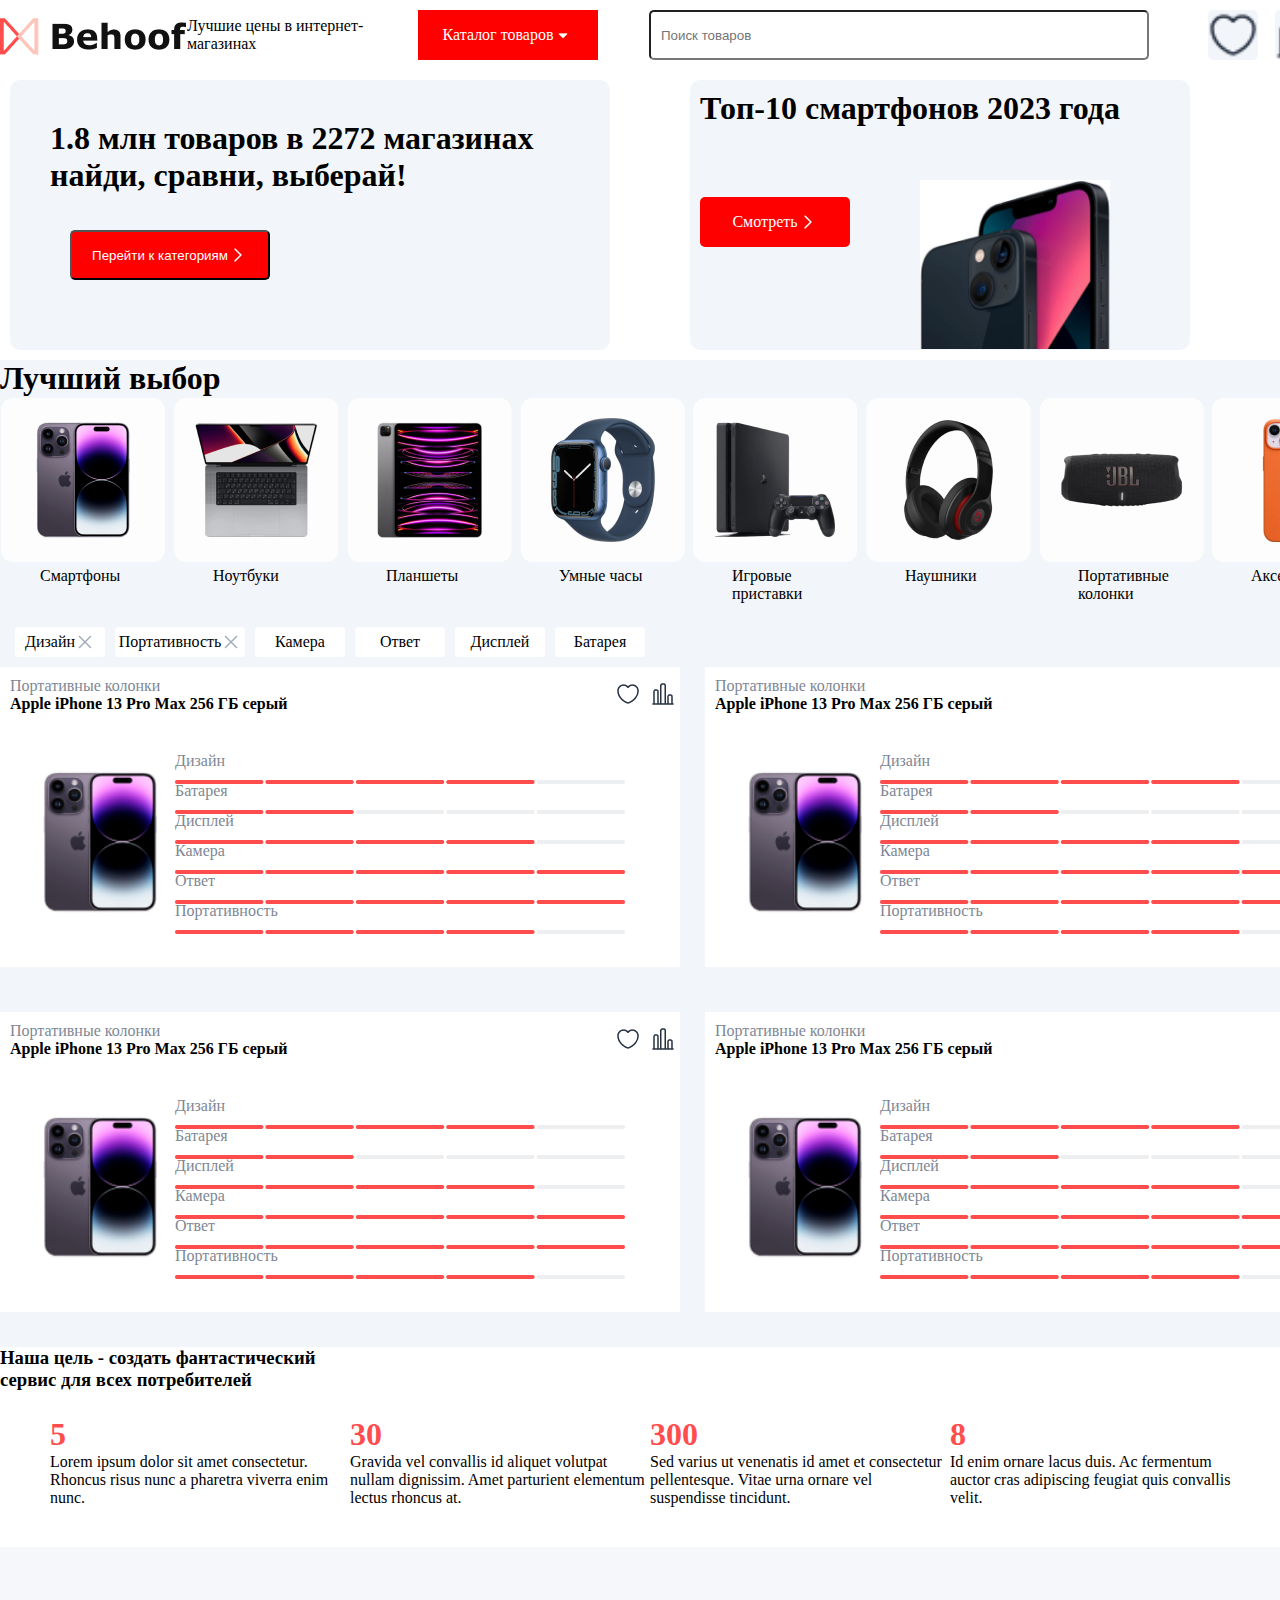
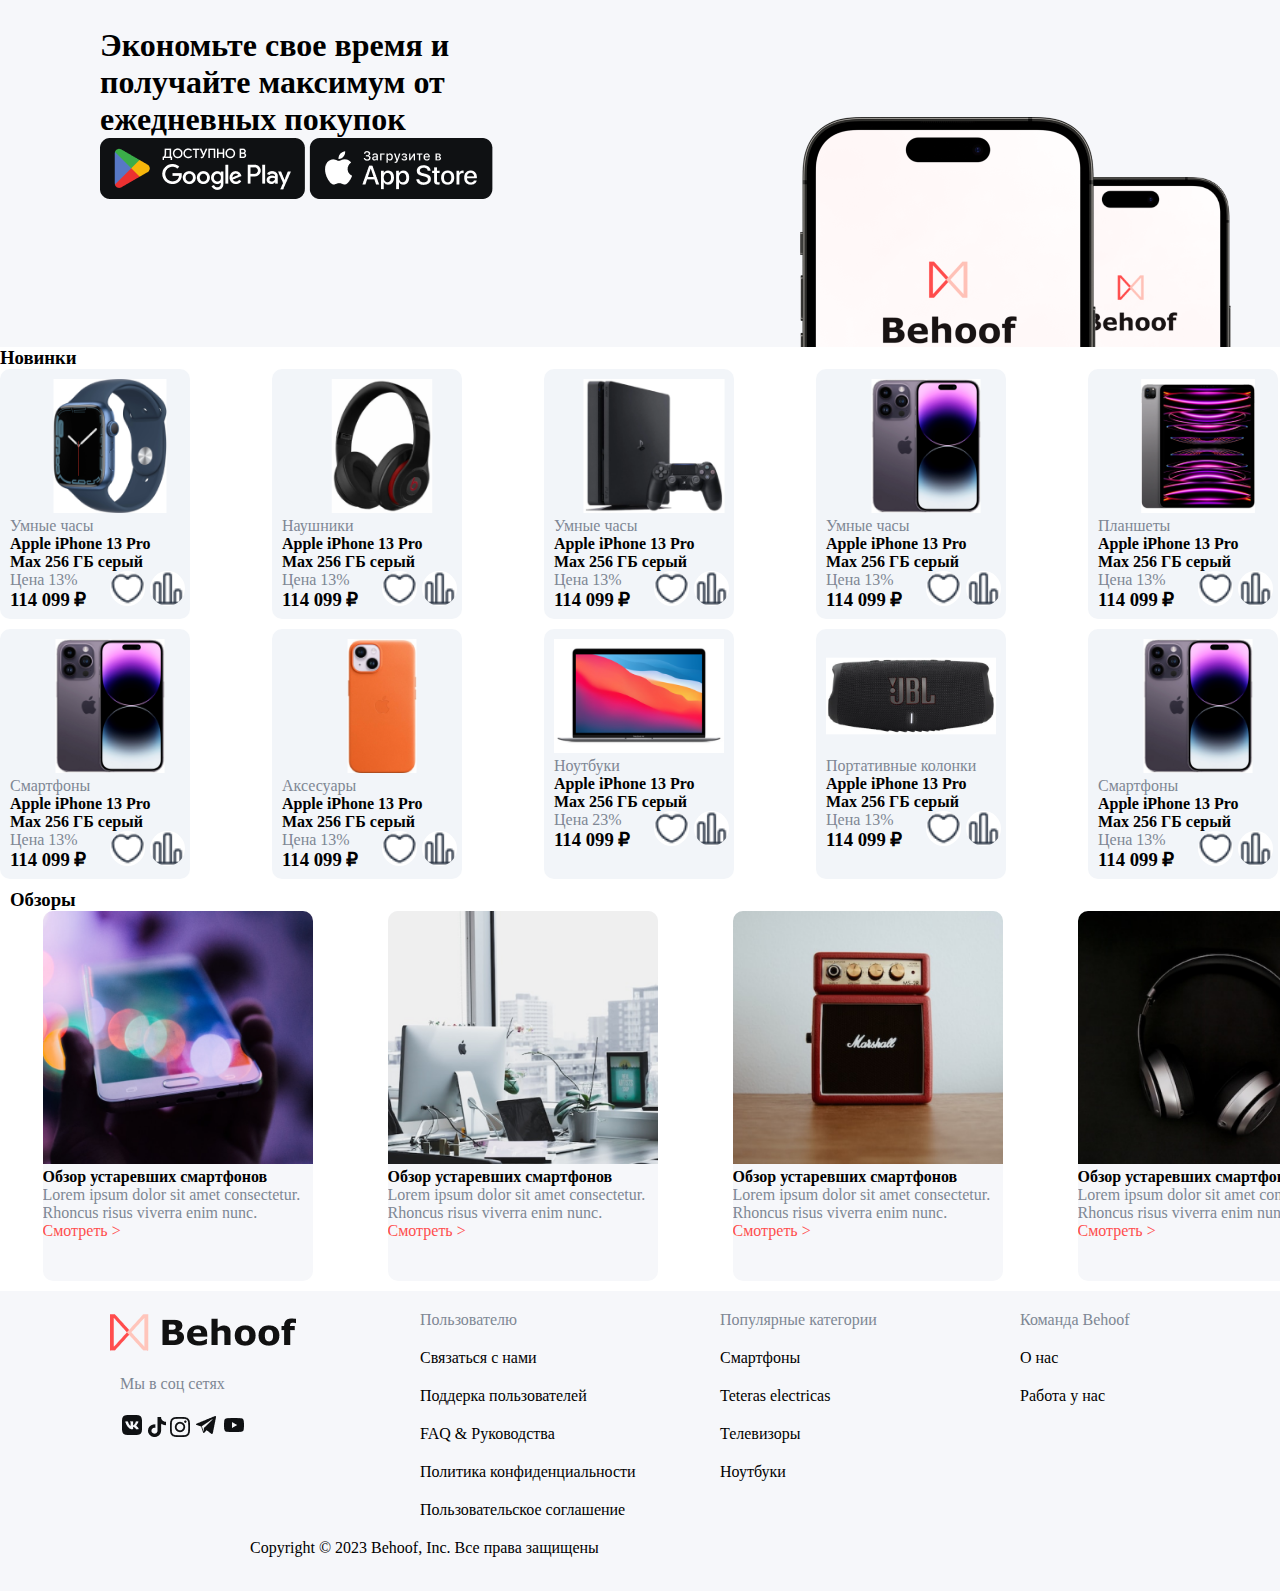
<file: index.html>
<!DOCTYPE html>
<html lang="en">

<head>
    <meta charset="UTF-8">
    <meta name="viewport" content="width=device-width, initial-scale=1.0">
    <link rel="stylesheet" href="./main.css">
    <title>Behoof</title>
</head>

<body>
    <input style="display: none;" type="checkbox"  id="wel">
    <input style="display: none;" type="checkbox" id="boll">
    <header>
        <div class="wall">
            <div class="logo">
                <img class="log" src="./logo.png" alt="">
                <p>Лучшие цены
                    в интернет-магазинах </p>
                    
                <label  for="wel">Каталог товаров <img src="./Arrow - Down 3.png" alt=""> </label>
                
                <input placeholder="Поиск товаров" type="search" >
                <div class="icon_one">
                    <img class="icon" src="./heart.png" alt="">
                    <img class="icon" src="./chart.png" alt="">
                    <img class="icon" src="./frame.png" alt="">
                </div>
    
            </div>
    
            <div class="block">
                <div class="boxs">
    
                    <div class="box_one">
                        <h1>Каталог товаров </h1>
                        <div class="box_on">
                            <p>Смартфоны<img src="./Arrow - Right.png" alt=""></p>
                            <p>Ноутбуки<img src="./Arrow - Right.png" alt=""></p>
                            <p>Паншеты<img src="./Arrow - Right.png" alt=""></p>
                            <p>Умные часы<img src="./Arrow - Right.png" alt=""></p>
                            <p>Игровые пристаки<img src="./Arrow - Right.png" alt=""></p>
                            <p>Наушники<img src="./Arrow - Right.png" alt=""></p>
                            <p>Портативные колонки<img src="./Arrow - Right.png" alt=""></p>
                            <p>Мониторы<img src="./Arrow - Right.png" alt=""></p>
                            <p>Принтеры и сканеры<img src="./Arrow - Right.png" alt=""></p>
                            <p>Планшеты и электронные книги<img src="./Arrow - Right.png" alt=""></p>
                            <p>Корпуса и блоки питания<img src="./Arrow - Right.png" alt=""></p>
                            <p>Аксесуары<img src="./Arrow - Right.png" alt=""></p>
                        </div>
                    </div>
                    <div class="box_two">
                        <h1>Смартфоны</h1>
                        <div class="box_tw">
                            <p>Все смарфтоны</p>
                            <p class="p_one">New<p> Новинки смартфонов</p></p>
                            <p>Недорогие смартфоны</p>
                            <p>Смартфоны на Android</p>
                            <p>Премиум смартфоны</p>
                            <p>Кнопочные телефоны</p>
                            <p>Apple<img src="./Arrow - Right.png" alt=""></p>
                            <p>Xiaomi<img src="./Arrow - Right.png" alt=""></p>
                            <p>Samsung<img src="./Arrow - Right.png" alt=""></p>
                            <p>HONOR<img src="./Arrow - Right.png" alt=""></p>
                            <p>Realme<img src="./Arrow - Right.png" alt=""></p>
                            <p>Tecno<img src="./Arrow - Right.png" alt=""></p>
                            <p>INFINIX<img src="./Arrow - Right.png" alt=""></p>
                            <p>POCO<img src="./Arrow - Right.png" alt=""></p>
                        </div>
                    </div>
                    <div class="box_three">
                        <h1>Apple</h1>
                        <div class="box_thre">
                            <p>Все смарфтоны Apple</p>
                            <p class="p_one">New
                            <p>iPhone 14 Pro Max</p>
                            </p>
                            <p>
                            <p class="p_one">New</p>iPhone 14 Pro </p>
                            <p>
                            <p class="p_one">New</p>iPhone 14 Plus</p>
                            <p>
                            <p class="p_one">New</p>iPhone 14 </p>
                            <p>iPhone 13 Pro Max</p>
                            <p>iPhone 13 Pro</p>
                            <p>iPhone 13 </p>
                            <p>iPhone 13 Mini</p>
                            <p>iPhone 12</p>
                            <p>iPhone 11</p>
                        </div>
                    </div>
                    <div class="box_four">
                        <img src="./apple/Frame 111.png" alt="">
    
                    </div>
    
                </div>
            </div>
        </div>
    </header>

    <div class="contaner">
        <div class="contane">
            <div class="contaner_one">
                <h1>1.8 млн товаров в 2272 магазинах найди, сравни, выберай!</h1>
                <button class="sign">Перейти к категориям<img src="./Arrow - Right 2.png" alt=""></button>
            </div>
            <div class="contaner_two">
                <h1>Топ-10 смартфонов
                    2023 года</h1>
                <a class="sign_one" href="smartfon/smart.html">Смотреть<img src="./Arrow - Right 2.png" alt=""></a>

                <img id="igm" src="./image 17.png" alt="">
            </div>
        </div>
    </div>
    <div class="wrepper">
        <div class="contanen">
            <h1>Лучший выбор</h1>
            <div class="contaner_three">

                <div class="box">
                    <img src="./tele.png" alt="">
                    <a href="apple/index.html">Смартфоны</a>
                </div>
                <div class="box">
                    <img src="./tel.png" alt="">
                    <p>Ноутбуки</p>
                </div>
                <div class="box">
                    <img src="./planshed.png" alt="">
                    <p>Планшеты</p>
                </div>
                <div class="box">
                    <img src="./soat.png" alt="">
                    <p>Умные часы</p>
                </div>
                <div class="box">
                    <img src="./igra.png" alt="">
                    <p>Игровые приставки</p>
                </div>
                <div class="box">
                    <img src="./ipod.png" alt="">
                    <p>Наушники</p>
                </div>
                <div class="box">
                    <img src="./chasi/Image.png" alt="">
                    <p>Портативные
                        колонки</p>
                </div>
                <div class="box">
                    <img src="./Image.png" alt="">
                    <p>Аксесуары</p>
                </div>
            </div>
            <div class="menu">
                <div class="boxc">
                    <p>Дизайн</p><img src="./add.png" alt="">
                </div>
                <div class="boxc">
                    <p>Портативность</p><img src="./add.png" alt="">
                </div>
                <div class="boxc">
                    <p>Камера</p>
                </div>
                <div class="boxc">
                    <p>Ответ</p>
                </div>
                <div class="boxc">
                    <p>Дисплей</p>
                </div>
                <div class="boxc">
                    <p>Батарея</p>
                </div>
            </div>
        </div>


        <div class="wrepper_one">
            <div class="wreppers">
                <div class="boxcc">
                    <p>Портативные колонки </p>
                    <h4>Apple iPhone 13 Pro Max 256 ГБ серый</h4>
                    <img src="./heart.png" alt="">
                    <img src="./chart.png" alt="">
                </div>
                <div class="boxv">
                    <img class="img1" src="./2272131 1.png" alt="">
                    <div class="boxvvv">
                        <div class="boxvv">
                            <p>Дизайн</p>
                            <img src="./liner/Frame 2385.png" alt="">
                        </div>
                        <div class="boxvv">
                            <p>Батарея</p>
                            <img src="./liner/Frame 2384.png" alt="">
                        </div>
                        <div class="boxvv">
                            <p>Дисплей</p>
                            <img src="./liner/Frame 2383.png" alt="">
                        </div>
                        <div class="boxvv">
                            <p>Камера</p>
                            <img src="./liner/Frame 2382.png" alt="">
                        </div>
                        <div class="boxvv">
                            <p>Ответ</p>
                            <img src="./liner/Frame 2381.png" alt="">
                        </div>
                        <div class="boxvv">
                            <p>Портативность</p>
                            <img src="./liner/Frame 2380.png" alt="">
                        </div>
                    </div>
                </div>
            </div>


            <div class="wreppers">
                <div class="boxcc">
                    <p>Портативные колонки </p>
                    <h4>Apple iPhone 13 Pro Max 256 ГБ серый</h4>
                    <img src="./heart.png" alt="">
                    <img src="./chart.png" alt="">
                </div>
                <div class="boxv">
                    <img class="img1" src="./2272131 1.png" alt="">
                    <div class="boxvvv">
                        <div class="boxvv">
                            <p>Дизайн</p>
                            <img src="./liner/Frame 2385.png" alt="">
                        </div>
                        <div class="boxvv">
                            <p>Батарея</p>
                            <img src="./liner/Frame 2384.png" alt="">
                        </div>
                        <div class="boxvv">
                            <p>Дисплей</p>
                            <img src="./liner/Frame 2383.png" alt="">
                        </div>
                        <div class="boxvv">
                            <p>Камера</p>
                            <img src="./liner/Frame 2382.png" alt="">
                        </div>
                        <div class="boxvv">
                            <p>Ответ</p>
                            <img src="./liner/Frame 2381.png" alt="">
                        </div>
                        <div class="boxvv">
                            <p>Портативность</p>
                            <img src="./liner/Frame 2380.png" alt="">
                        </div>
                    </div>
                </div>
            </div>


            <div class="wreppers">
                <div class="boxcc">
                    <p>Портативные колонки </p>
                    <h4>Apple iPhone 13 Pro Max 256 ГБ серый</h4>
                    <img src="./heart.png" alt="">
                    <img src="./chart.png" alt="">
                </div>
                <div class="boxv">
                    <img class="img1" src="./2272131 1.png" alt="">
                    <div class="boxvvv">
                        <div class="boxvv">
                            <p>Дизайн</p>
                            <img src="./liner/Frame 2385.png" alt="">
                        </div>
                        <div class="boxvv">
                            <p>Батарея</p>
                            <img src="./liner/Frame 2384.png" alt="">
                        </div>
                        <div class="boxvv">
                            <p>Дисплей</p>
                            <img src="./liner/Frame 2383.png" alt="">
                        </div>
                        <div class="boxvv">
                            <p>Камера</p>
                            <img src="./liner/Frame 2382.png" alt="">
                        </div>
                        <div class="boxvv">
                            <p>Ответ</p>
                            <img src="./liner/Frame 2381.png" alt="">
                        </div>
                        <div class="boxvv">
                            <p>Портативность</p>
                            <img src="./liner/Frame 2380.png" alt="">
                        </div>
                    </div>
                </div>
            </div>


            <div class="wreppers">
                <div class="boxcc">
                    <p>Портативные колонки </p>
                    <h4>Apple iPhone 13 Pro Max 256 ГБ серый</h4>
                    <img src="./heart.png" alt="">
                    <img src="./chart.png" alt="">
                </div>
                <div class="boxv">
                    <img class="img1" src="./2272131 1.png" alt="">
                    <div class="boxvvv">
                        <div class="boxvv">
                            <p>Дизайн</p>
                            <img src="./liner/Frame 2385.png" alt="">
                        </div>
                        <div class="boxvv">
                            <p>Батарея</p>
                            <img src="./liner/Frame 2384.png" alt="">
                        </div>
                        <div class="boxvv">
                            <p>Дисплей</p>
                            <img src="./liner/Frame 2383.png" alt="">
                        </div>
                        <div class="boxvv">
                            <p>Камера</p>
                            <img src="./liner/Frame 2382.png" alt="">
                        </div>
                        <div class="boxvv">
                            <p>Ответ</p>
                            <img src="./liner/Frame 2381.png" alt="">
                        </div>
                        <div class="boxvv">
                            <p>Портативность</p>
                            <img src="./liner/Frame 2380.png" alt="">
                        </div>
                    </div>
                </div>
            </div>
        </div>
    </div>

    <div class="contan_one">
        <div class="nashe">
            <h3>Наша цель - создать фантастический
                сервис для всех потребителей</h3>
            <div class="nasha">
                <div class="nash">
                    <h1>5</h1>
                    <p>Lorem ipsum dolor sit amet consectetur. Rhoncus risus nunc a pharetra viverra enim nunc. </p>
                </div>
                <div class="nash">
                    <h1>30</h1>
                    <p>Gravida vel convallis id aliquet volutpat nullam dignissim. Amet parturient elementum lectus
                        rhoncus at. </p>
                </div>
                <div class="nash">
                    <h1>300</h1>
                    <p>Sed varius ut venenatis id amet et consectetur pellentesque. Vitae urna ornare vel suspendisse
                        tincidunt. </p>
                </div>
                <div class="nash">
                    <h1>8</h1>
                    <p>Id enim ornare lacus duis. Ac fermentum auctor cras adipiscing feugiat quis convallis velit. </p>
                </div>
            </div>
        </div>


        <div class="cobe">
            <div class="ot">
                <h1>Экономьте свое время 
                    и получайте максимум 
                    от ежедневных покупок</h1>
                    <div class="app">
                            <img src="./apple/play.png" alt="">
                            <img src="./apple/play1.png" alt="">

                    </div>
                    <img class="pr_14" src="./apple/iPhone 14.png" alt="">
                    <img class="pro_14" src="./apple/iPhone 14 Pro.png" alt="">
            </div>

        </div>





        <div class="novinki">
            <h3>Новинки</h3>
            <p class="p_1">К новинкам ></p>
            <div class="k_novinki">
                <div class="chasi">
                    <img src="./liner/1.png" alt="">
                    <div class="apple">
                        <p>Умные часы</p>
                        <h4>Apple iPhone 13 Pro Max 256 ГБ серый</h4>
                        <div class="sena">
                            <p>Цена 13%</p>
                            <h3>114 099 ₽</h3>
                            <img class="img2" src="./heart.png" alt="">
                            <img class="img3" src="./chart.png" alt="">
                        </div>
                    </div>
                </div>



                <div class="chasi">
                    <img src="./liner/2.png" alt="">
                    <div class="apple">
                        <p>Наушники</p>
                        <h4>Apple iPhone 13 Pro Max 256 ГБ серый</h4>
                        <div class="sena">
                            <p>Цена 13%</p>
                            <h3>114 099 ₽</h3>
                            <img class="img2" src="./heart.png" alt="">
                            <img class="img3" src="./chart.png" alt="">
                        </div>
                    </div>
                </div>


                <div class="chasi">
                    <img src="./liner/3.png" alt="">
                    <div class="apple">
                        <p>Умные часы</p>
                        <h4>Apple iPhone 13 Pro Max 256 ГБ серый</h4>
                        <div class="sena">
                            <p>Цена 13%</p>
                            <h3>114 099 ₽</h3>
                            <img class="img2" src="./heart.png" alt="">
                            <img class="img3" src="./chart.png" alt="">
                        </div>
                    </div>
                </div>



                <div class="chasi">
                    <img src="./liner/4.png" alt="">
                    <div class="apple">
                        <p>Умные часы</p>
                        <h4>Apple iPhone 13 Pro Max 256 ГБ серый</h4>
                        <div class="sena">
                            <p>Цена 13%</p>
                            <h3>114 099 ₽</h3>
                            <img class="img2" src="./heart.png" alt="">
                            <img class="img3" src="./chart.png" alt="">
                        </div>
                    </div>
                </div>


                <div class="chasi">
                    <img src="./liner/2272131 1.png" alt="">
                    <div class="apple">
                        <p>Планшеты</p>
                        <h4>Apple iPhone 13 Pro Max 256 ГБ серый</h4>
                        <div class="sena">
                            <p>Цена 13%</p>
                            <h3>114 099 ₽</h3>
                            <img class="img2" src="./heart.png" alt="">
                            <img class="img3" src="./chart.png" alt="">
                        </div>
                    </div>
                </div>


                <div class="chasi">
                    <img src="./liner/4.png" alt="">
                    <div class="apple">
                        <p>Смартфоны</p>
                        <h4>Apple iPhone 13 Pro Max 256 ГБ серый</h4>
                        <div class="sena">
                            <p>Цена 13%</p>
                            <h3>114 099 ₽</h3>
                            <img class="img2" src="./heart.png" alt="">
                            <img class="img3" src="./chart.png" alt="">
                        </div>
                    </div>
                </div>


                <div class="chasi">
                    <img src="./liner/5.png" alt="">
                    <div class="apple">
                        <p>Аксесуары</p>
                        <h4>Apple iPhone 13 Pro Max 256 ГБ серый</h4>
                        <div class="sena">
                            <p>Цена 13%</p>
                            <h3>114 099 ₽</h3>
                            <img class="img2" src="./heart.png" alt="">
                            <img class="img3" src="./chart.png" alt="">
                        </div>
                    </div>
                </div>



                <div class="chasi">
                    <img class="img5" src="./liner/6.png" alt="">
                    <div class="apple">
                        <p>Ноутбуки</p>
                        <h4>Apple iPhone 13 Pro Max 256 ГБ серый</h4>
                        <div class="sena">
                            <p>Цена 23%</p>
                            <h3>114 099 ₽</h3>
                            <img class="img2" src="./heart.png" alt="">
                            <img class="img3" src="./chart.png" alt="">
                        </div>
                    </div>
                </div>


                <div class="chasi">
                    <img class="img4" src="./liner/kalonka.png" alt="">
                    <div class="apple">
                        <p>Портативные колонки </p>
                        <h4>Apple iPhone 13 Pro Max 256 ГБ серый</h4>
                        <div class="sena">
                            <p>Цена 13%</p>
                            <h3>114 099 ₽</h3>
                            <img class="img2" src="./heart.png" alt="">
                            <img class="img3" src="./chart.png" alt="">
                        </div>
                    </div>
                </div>


                <div class="chasi">
                    <img src="./liner/4.png" alt="">
                    <div class="apple">
                        <p>Смартфоны</p>
                        <h4>Apple iPhone 13 Pro Max 256 ГБ серый</h4>
                        <div class="sena">
                            <p>Цена 13%</p>
                            <h3>114 099 ₽</h3>
                            <img class="img2" src="./heart.png" alt="">
                            <img class="img3" src="./chart.png" alt="">
                        </div>
                    </div>
                </div>
            </div>

        </div>


        <div class="obzori">
            <h3>Обзоры</h3>
            <a class="k" href="obzori/Обзоры.html">К обзорам ></a>
            <div class="obzor">
                <div class="obzor_one">
                    <img src="./liner/Frame 1.png" alt="">
                    <h4>Обзор устаревших смартфонов</h4>
                    <p>Lorem ipsum dolor sit amet consectetur. Rhoncus risus  viverra enim nunc. </p>
                    <a href="obzori/Обзоры.html">Смотреть ></a>
                </div>

                <div class="obzor_one">
                    <img src="./liner/Frame 2.png" alt="">
                    <h4>Обзор устаревших смартфонов</h4>
                    <p>Lorem ipsum dolor sit amet consectetur. Rhoncus risus  viverra enim nunc. </p>
                    <a href="obzori/Обзоры.html">Смотреть ></a>
                </div>

                <div class="obzor_one">
                    <img src="./liner/Frame 3.png" alt="">
                    <h4>Обзор устаревших смартфонов</h4>
                    <p>Lorem ipsum dolor sit amet consectetur. Rhoncus risus  viverra enim nunc. </p>
                    <a href="obzori/Обзоры.html">Смотреть ></a>
                </div>

                <div class="obzor_one">
                    <img src="./liner/Frame 4.png" alt="">
                    <h4>Обзор устаревших смартфонов</h4>
                    <p>Lorem ipsum dolor sit amet consectetur. Rhoncus risus  viverra enim nunc. </p>
                    <a href="obzori/Обзоры.html">Смотреть ></a>
                </div>
            </div>
        </div>
    </div>
<footer>
    <div class="futor">
        <div class="futor_one">
            <div class="p_two">
                <img src="./logo.png" alt="">
                <p class="p_2">Мы в соц сетях</p>
                <div class="img_img">
                    <img src="./liner/VK.png" alt="">
                    <img src="./chasi/Vector.png" alt="">
                    <img src="./chasi/insta.png" alt="">
                    <img src="./chasi/TG.png" alt="">
                    <img src="./chasi/YT.png" alt="">
                </div>
            </div>

            <div class="p_two">
                <p class="p_2">Пользователю</p>
                <p>Связаться с нами</p>
                <p>Поддерка пользователей</p>
                <p>FAQ & Руководства</p>
                <p>Политика конфиденциальности</p>
                <p>Пользовательское соглашение</p>
            </div>

            <div class="p_two">
                <p class="p_2">Популярные категории</p>
                <p>Смартфоны</p>
                <p>Teteras electricas</p>
                <p>Телевизоры</p>
                <p>Ноутбуки</p>
            </div>

            <div class="p_two">
                <p class="p_2">Команда Behoof</p>
                <p>О нас</p>
                <p>Работа у нас</p>
            </div>
        </div>
        <p class="p_3">Copyright © 2023 Behoof, Inc. Все права защищены</p>
    </div>
</footer>


<div class="galvni">
    <div class="glav">
        <img src="../galv1.png" alt="">
        <p>Главная</p>
    </div>
    <label for="boll">
        <img src="../glav1.png" alt="">
        <p>Каталог</p>
    </label>
    <div class="glav">
        <img src="../heart.png" alt="">
        <p>Избранное</p>
    </div>
    <div class="glav">
        <img src="../chart.png" alt="">
        <p>Сравнения</p>
    </div>
    <div class="glav">
        <img src="../frame.png" alt="">
        <p>Профиль</p>
    </div>
</div>







</body>

</html>
</file>
<file: main.css>
* {
  margin: 0;
  padding: 0;
  box-sizing: border-box;
}

#wel:checked ~ header .block {
  transform: translateY(20px);
  transition: 0.5s ease-in;
}

.wall {
  width: 100%;
  height: 70px;
}
.wall .logo {
  width: 1400px;
  height: 100%;
  margin: 0 auto;
  display: flex;
  justify-content: space-between;
  align-items: center;
  gap: 10px;
  position: relative;
}
.wall .logo p {
  margin-left: -50px;
  width: 180px;
}
.wall .logo button {
  width: 170px;
  height: 50px;
  color: #fff;
  background-color: red;
  border-radius: 5px;
  border: none;
}
.wall .logo input {
  width: 500px;
  height: 50px;
  padding: 10px;
  border-radius: 5px;
}
.wall .logo label {
  width: 180px;
  height: 50px;
  color: #fff;
  display: flex;
  justify-content: center;
  align-items: center;
  background: red;
}
.wall .logo .icon_one {
  width: 200px;
  height: 70px;
  display: flex;
  justify-content: space-around;
  align-items: center;
}
.wall .logo .icon_one .icon {
  width: 50px;
  height: 50px;
  border-radius: 5px;
  background: rgb(242, 245, 249);
}
.wall .block {
  width: 1400px;
  height: 600px;
  margin: 0 auto;
  transform: translateY(-820px);
  background: #fff;
  z-index: 9999;
  position: relative;
  animation: 0.5s ease-in-out;
}
.wall .block .boxs {
  width: 100%;
  height: 100%;
  display: flex;
  justify-content: space-around;
  gap: 20px;
}
.wall .block .boxs .box_one {
  width: 300px;
  height: auto;
}
.wall .block .boxs .box_one .box_on {
  padding: 10px;
  width: 300px;
  height: 380px;
  background: rgb(236, 238, 239);
  border-radius: 10px;
}
.wall .block .boxs .box_one p {
  padding: 5px;
  display: flex;
  align-items: center;
}
.wall .block .boxs .box_two {
  width: 200px;
  height: auto;
}
.wall .block .boxs .box_two .box_tw {
  padding: 10px;
  width: 200px;
  height: 460px;
  background: rgb(236, 238, 239);
  border-radius: 10px;
}
.wall .block .boxs .box_two p {
  padding: 5px;
  gap: 10px;
  display: flex;
  align-items: center;
}
.wall .block .boxs .box_three .box_thre {
  padding: 10px;
  width: 200px;
  height: 480px;
  background: rgb(236, 238, 239);
  border-radius: 10px;
}
.wall .block .boxs .box_three p {
  padding: 5px;
  gap: 10px;
  display: flex;
  align-items: center;
}
.wall .block .boxs .box_three .p_one {
  display: flex;
  color: red;
  text-align: center;
}
.wall .block .boxs .box_four img {
  width: 300px;
  height: auto;
}

.contaner {
  width: 1400px;
  height: auto;
  margin: 0 auto;
}
.contaner .contane {
  width: 100%;
  height: auto;
  padding: 10px;
  display: flex;
  align-items: center;
  gap: 80px;
}
.contaner .contane .contaner_one {
  width: 600px;
  height: 270px;
  padding: 30px;
  border-radius: 10px;
  background: rgb(242, 245, 249);
}
.contaner .contane .contaner_one .sign {
  margin: 30px;
  width: 200px;
  height: 50px;
  border-radius: 5px;
  display: flex;
  justify-content: center;
  align-items: center;
  color: #fff;
  background-color: red;
  cursor: pointer;
  position: absolute;
  top: 200px;
}
.contaner .contane .contaner_one h1 {
  width: 550px;
  padding: 10px;
}
.contaner .contane .contaner_one .red {
  color: red;
}
.contaner .contane .contaner_two {
  width: 500px;
  height: 270px;
  padding: 10px;
  border-radius: 10px;
  background: rgb(242, 245, 249);
  position: relative;
}
.contaner .contane .contaner_two .sign_one {
  width: 150px;
  height: 50px;
  border-radius: 5px;
  display: flex;
  justify-content: center;
  align-items: center;
  text-decoration: none;
  color: #fff;
  background: red;
  margin-top: 70px;
}
.contaner .contane .contaner_two #igm {
  width: 190px;
  height: auto;
  position: absolute;
  top: 100px;
  left: 230px;
}

.wrepper {
  width: 100%;
  height: auto;
  background: rgb(242, 245, 249);
}
.wrepper .contanen {
  width: 1400px;
  height: auto;
  margin: 0 auto;
}
.wrepper .contanen .contaner_three {
  width: 1400px;
  height: 220px;
  display: flex;
  gap: 8px;
}
.wrepper .contanen .contaner_three .box {
  width: 165px;
  height: 300px;
}
.wrepper .contanen .contaner_three .box p {
  margin-left: 40px;
}
.wrepper .contanen .contaner_three .box a {
  text-decoration: none;
  color: #000;
  margin-left: 40px;
}
.wrepper .menu {
  width: 660px;
  height: 50px;
  display: flex;
  justify-content: center;
  align-items: center;
  gap: 10px;
}
.wrepper .menu .boxc {
  width: 90px;
  height: 30px;
  background: #fff;
  display: flex;
  justify-content: center;
  align-items: center;
  border-radius: 4px;
}
.wrepper .menu .boxc:nth-of-type(2) {
  width: 130px;
}
.wrepper .wrepper_one {
  width: 1400px;
  height: 680px;
  margin: 0 auto;
  display: grid;
  grid-template-columns: repeat(2, 1fr);
  gap: 10px;
}
.wrepper .wrepper_one .wreppers {
  width: 680px;
  height: 300px;
  padding: 10px;
  background: #fff;
}
.wrepper .wrepper_one .wreppers .boxcc {
  width: 680px;
  height: 40px;
  position: relative;
}
.wrepper .wrepper_one .wreppers .boxcc img:nth-of-type(2) {
  position: absolute;
  top: 5px;
  right: 15px;
}
.wrepper .wrepper_one .wreppers .boxcc img:nth-of-type(1) {
  position: absolute;
  top: 5px;
  right: 50px;
}
.wrepper .wrepper_one .wreppers .boxcc p {
  color: rgb(126, 135, 148);
}
.wrepper .wrepper_one .wreppers .boxv {
  width: 680px;
  height: 250px;
  display: flex;
  justify-content: center;
  align-items: center;
}
.wrepper .wrepper_one .wreppers .boxv .img1 {
  width: 150px;
  height: 150px;
}
.wrepper .wrepper_one .wreppers .boxv .boxvv {
  color: rgb(126, 135, 148);
  width: 500px;
  height: 30px;
}

.contan_one {
  width: 100%;
  height: auto;
}
.contan_one .nashe {
  width: 1400px;
  height: 200px;
  margin: 0 auto;
}
.contan_one .nashe h3 {
  width: 350px;
}
.contan_one .nashe .nasha {
  width: 1300px;
  height: 150px;
  display: flex;
  justify-content: center;
  align-items: center;
}
.contan_one .nashe .nasha .nash {
  width: 300px;
  height: 100px;
}
.contan_one .nashe .nasha .nash h1 {
  color: rgb(255, 77, 77);
}
.contan_one .cobe {
  width: 1400px;
  height: 400px;
  margin: 0 auto;
  background: rgb(246, 247, 250);
  position: relative;
  display: flex;
  overflow: hidden;
}
.contan_one .cobe .ot {
  width: 500px;
  height: auto;
  position: absolute;
  top: 80px;
  left: 100px;
}
.contan_one .cobe .pr_14 {
  width: auto;
  height: 250px;
  position: absolute;
  top: 150px;
  left: 930px;
}
.contan_one .cobe .pro_14 {
  position: absolute;
  top: 90px;
  left: 700px;
}
.contan_one .novinki {
  width: 1400px;
  height: auto;
  margin: 0 auto;
  position: relative;
}
.contan_one .novinki .p_1 {
  color: rgb(255, 77, 77);
  position: absolute;
  right: 10px;
  top: 0;
}
.contan_one .novinki .k_novinki {
  width: 1350px;
  height: auto;
  display: grid;
  grid-template-columns: repeat(5, 1fr);
  gap: 10px;
}
.contan_one .novinki .k_novinki .chasi {
  width: 190px;
  height: 250px;
  background: rgb(242, 245, 249);
  border-radius: 10px;
  padding: 10px;
}
.contan_one .novinki .k_novinki .chasi img {
  width: 200px;
}
.contan_one .novinki .k_novinki .chasi .img4 {
  width: 170px;
}
.contan_one .novinki .k_novinki .chasi .img5 {
  width: 170px;
}
.contan_one .novinki .k_novinki .chasi .apple p {
  color: rgb(126, 135, 148);
}
.contan_one .novinki .k_novinki .chasi .apple h4 {
  width: 150px;
}
.contan_one .novinki .k_novinki .chasi .apple .sena {
  width: 190px;
  height: 40px;
  position: relative;
}
.contan_one .novinki .k_novinki .chasi .apple .sena .img2 {
  width: 35px;
  height: 35px;
  background: #fff;
  border-radius: 100%;
  position: absolute;
  top: 0;
  right: 55px;
}
.contan_one .novinki .k_novinki .chasi .apple .sena .img3 {
  width: 35px;
  height: 35px;
  background: #fff;
  border-radius: 100%;
  position: absolute;
  top: 0;
  right: 15px;
}
.contan_one .obzori {
  width: 1400px;
  height: auto;
  margin: 0 auto;
  padding: 10px;
  position: relative;
}
.contan_one .obzori .k {
  color: rgb(255, 77, 77);
  text-decoration: none;
  position: absolute;
  top: 15px;
  right: 10px;
}
.contan_one .obzori .obzor {
  width: 1370px;
  height: 370px;
  border-radius: 10px;
  display: flex;
  justify-content: space-around;
  gap: 10px;
}
.contan_one .obzori .obzor .obzor_one {
  width: 270px;
  height: auto;
  border-radius: 10px;
  overflow: hidden;
  background: rgb(246, 247, 250);
}
.contan_one .obzori .obzor .obzor_one img {
  width: 270px;
}
.contan_one .obzori .obzor .obzor_one p {
  color: rgb(126, 135, 148);
}
.contan_one .obzori .obzor .obzor_one a {
  text-decoration: none;
  color: rgb(255, 77, 77);
}

.futor {
  width: 100%;
  height: 300px;
  background: rgb(246, 247, 250);
}
.futor .p_3 {
  position: absolute;
  left: 250px;
}
.futor .futor_one {
  width: 1400px;
  height: auto;
  margin: 0 auto;
  display: flex;
  justify-content: center;
}
.futor .futor_one .p_two {
  width: 300px;
  height: auto;
  padding: 10px;
}
.futor .futor_one .p_two .p_2 {
  color: rgb(126, 135, 148);
  padding: 10px;
}
.futor .futor_one .p_two p {
  padding: 10px;
}
.futor .futor_one .p_two .img_img {
  padding: 10px;
}

.galvni {
  display: none;
}

@media screen and (max-width: 1100px) {
  body {
    overflow-x: hidden;
  }
  .wall {
    width: 1100px;
  }
  .wall .logo {
    width: 1050px;
  }
  .wall .logo .log {
    width: 120px;
  }
  .wall .logo p {
    width: 150px;
  }
  .wall .logo label {
    width: 150px;
    height: 40px;
  }
  .wall .logo input {
    width: 200px;
  }
  .wall .block {
    width: 1050px;
    height: auto;
  }
  .contaner {
    width: 1100px;
    height: auto;
    position: relative;
  }
  .contaner .contaner_two {
    position: absolute;
    left: -50px;
  }
  .wrepper {
    width: 1100px;
    height: auto;
  }
  .wrepper .contanen {
    width: 1050px;
    height: auto;
  }
  .wrepper .contanen .contaner_three {
    width: 1050px;
    height: 160px;
  }
  .wrepper .contanen .contaner_three .box {
    width: 125px;
  }
  .wrepper .contanen .contaner_three .box img {
    width: 130px;
  }
  .wrepper .wrepper_one {
    width: 1100px;
    height: auto;
  }
  .wrepper .wrepper_one .wreppers {
    width: 500px;
    height: auto;
  }
  .wrepper .wrepper_one .wreppers .boxcc {
    width: 500px;
  }
  .wrepper .wrepper_one .wreppers .boxv {
    margin-left: 80px;
    width: 500px;
  }
  .wrepper .wrepper_one .wreppers .boxv img {
    width: 300px;
  }
  .contan_one {
    width: 1100px;
    height: auto;
  }
  .contan_one .nashe {
    width: 1050px;
    height: auto;
  }
  .contan_one .nashe .nasha {
    width: 1050px;
    height: auto;
  }
  .cobe {
    width: 1100px;
    position: relative;
  }
  .cobe .ot {
    width: 1050px;
  }
  .cobe .ot .pr_14 {
    position: absolute;
    left: 650px;
  }
  .cobe .ot .pro_14 {
    position: absolute;
    left: 430px;
  }
  .novinki {
    width: 1100px;
    height: auto;
    position: relative;
  }
  .novinki .p_1 {
    position: absolute;
    left: 970px;
  }
  .novinki .k_novinki {
    width: 1000px;
    height: 600px;
    display: grid;
    grid-template-columns: repeat(5, 1fr);
    position: relative;
  }
  .obzori {
    width: 1100px;
    height: auto;
    position: relative;
  }
  .obzori .k {
    position: absolute;
    left: 980px;
  }
  .obzori .obzor {
    width: 1050px;
    height: auto;
    display: flex;
    justify-content: start;
    gap: 10px;
    position: relative;
  }
  .obzori .obzor .obzor_one {
    width: 200px;
    height: auto;
  }
  .obzori .obzor .obzor_one:nth-of-type(1) {
    width: 200px;
    position: absolute;
    left: 5px;
  }
  .obzori .obzor .obzor_one:nth-of-type(2) {
    width: 200px;
    position: absolute;
    left: 280px;
  }
  .obzori .obzor .obzor_one:nth-of-type(3) {
    width: 200px;
    position: absolute;
    left: 560px;
  }
  .obzori .obzor .obzor_one:nth-of-type(4) {
    width: 200px;
    position: absolute;
    right: 330px;
  }
  .futor {
    width: 1100px;
    height: auto;
    position: relative;
  }
  .futor .futor_one {
    width: 1050px;
    height: auto;
  }
  .futor .p_3 {
    position: absolute;
    left: 20px;
  }
}
@media screen and (max-width: 478px) {
  .wall {
    width: 480px;
    height: 120px;
  }
  .wall .logo {
    width: 350px;
    height: 100px;
    position: relative;
    margin-left: 5px;
  }
  .wall .logo img {
    width: 150px;
  }
  .wall .logo label {
    display: none;
  }
  .wall .logo p {
    font-size: 17px;
  }
  .wall .logo input {
    position: absolute;
    top: 80px;
    width: 350px;
  }
  .wall .logo .icon_one {
    display: none;
  }
  .wall .block {
    width: 470px;
    height: auto;
    position: absolute;
    top: 20px;
    transform: translateX(480px);
  }
  .wall .block .boxs {
    width: 470px;
    height: auto;
    display: flex;
    flex-direction: column;
  }
  .wall .block .boxs .box_four {
    display: none;
  }
  .contaner {
    width: 480px;
    height: 650px;
  }
  .contaner .contane {
    width: 480px;
    height: auto;
    position: relative;
  }
  .contaner .contane .contaner_one {
    width: 400px;
    height: 300px;
  }
  .contaner .contane .contaner_one h1 {
    width: 350px;
    font-size: 30px;
  }
  .contaner .contane .contaner_one .sign_one {
    width: 200px;
  }
  .contaner .contane .contaner_two {
    width: 400px;
    height: 300px;
    position: absolute;
    top: 320px;
  }
  .contaner .contane .contaner_two h1 {
    width: 350px;
    margin-left: 60px;
  }
  .contaner .contane .contaner_two .igm {
    width: 150px;
    position: absolute;
    left: 0px;
  }
  .contaner .contane .contaner_two a {
    margin-left: 50px;
  }
  .contanen {
    width: 480px;
  }
  .contan_one {
    width: 480px;
    height: auto;
  }
  .contan_one .nashe {
    width: 470px;
    height: auto;
  }
  .contan_one .nashe h3 {
    margin-left: 10px;
  }
  .contan_one .nashe .nasha {
    width: 470px;
    height: auto;
    display: flex;
    flex-direction: column;
    margin-left: -50px;
  }
  .contan_one .cobe {
    width: 480ox;
  }
  .contan_one .cobe .ot {
    width: 470px;
    height: auto;
    margin-left: -80px;
    position: relative;
  }
  .contan_one .cobe .ot h1 {
    font-size: 30px;
    position: absolute;
    top: -70px;
  }
  .contan_one .cobe .ot .app {
    position: absolute;
    top: 30px;
  }
  .contan_one .cobe .ot .app img {
    width: 150px;
  }
  .contan_one .cobe .ot .pr_14 {
    width: 180px;
    position: absolute;
    top: 155px;
    left: 140px;
  }
  .contan_one .cobe .ot .pro_14 {
    width: 180px;
    height: 300px;
    position: absolute;
    left: 0;
  }
  .contan_one .novinki {
    width: 470px;
    height: auto;
    position: relative;
  }
  .contan_one .novinki .p_1 {
    position: absolute;
    left: 240px;
  }
  .contan_one .obzori {
    width: 480px;
    height: auto;
    position: relative;
  }
  .contan_one .obzori a {
    position: absolute;
    left: 250px;
  }
  .futor {
    width: 480px;
    height: 850px;
  }
  .futor .futor_one {
    width: 470px;
    height: auto;
    display: flex;
    flex-direction: column;
    position: relative;
  }
  .futor .p_3 {
    width: 470px;
    position: absolute;
    left: 5px;
    font-size: 15px;
    color: rgb(126, 135, 148);
  }
  #boll:checked ~ header .block {
    transform: translateX(10px);
  }
  .galvni {
    width: 360px;
    height: auto;
    display: block;
    display: flex;
    justify-content: space-around;
    z-index: 8000px;
    background: #fff;
    position: fixed;
    bottom: 0;
  }
  .galvni .glav {
    width: 60px;
  }
  .galvni .glav img {
    margin-left: 15px;
  }
  .galvni .glav p {
    font-size: 13px;
  }
  .galvni label img {
    margin-left: 15px;
  }
}/*# sourceMappingURL=main.css.map */
</file>
